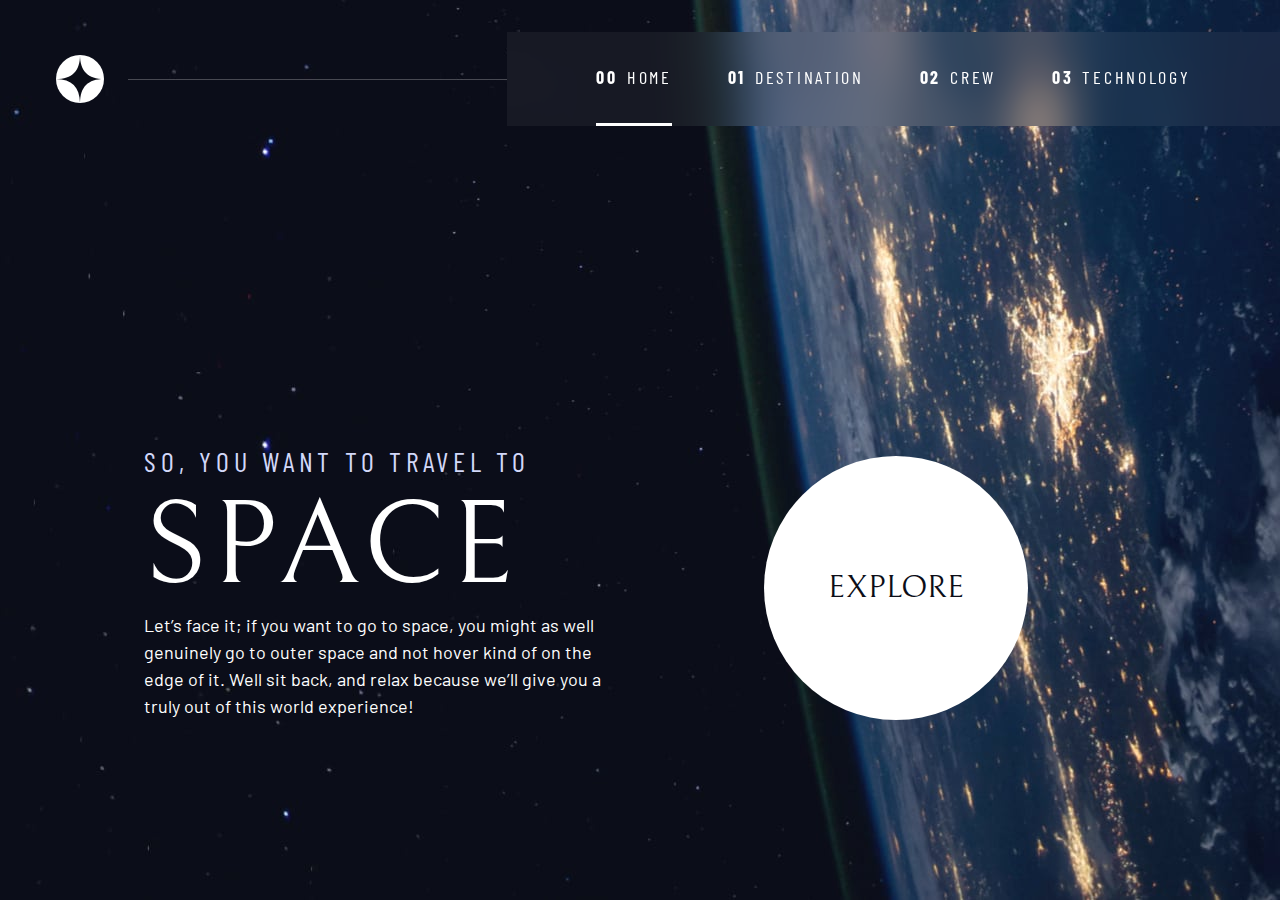
<file: index.html>
<!DOCTYPE html>
<html lang="en">
  <head>
    <meta charset="UTF-8" />
    <meta name="viewport" content="width=device-width, initial-scale=1.0" />

    <link
      rel="icon"
      type="image/png"
      sizes="32x32"
      href="./assets/favicon-32x32.png"
    />
    <!-- Google fonts -->
    <link rel="preconnect" href="https://fonts.googleapis.com" />
    <link rel="preconnect" href="https://fonts.gstatic.com" crossorigin />
    <link
      href="https://fonts.googleapis.com/css2?family=Barlow+Condensed:wght@400;700&family=Bellefair&family=Barlow:wght@400;700&display=swap"
      rel="stylesheet"
    />
    <!-- Custom CSS -->
    <link rel="stylesheet" href="index.css" />
    <!-- Custom CSS -->
    <script src="navigation.js" defer></script>

    <title>Frontend Mentor | Space tourism website</title>
  </head>
  <body class="home">
    <a class="skip-to-content" href="#main">Skip to content</a>
    <!-- navigation -->
    <header class="primary-header flex">
      <div>
        <img
          src="./assets/shared/logo.svg"
          alt="space tourism logo"
          class="logo"
        />
      </div>
      <button class="mobile-nav-toggle" aria-controls="primary-navigation">
        <span class="sr-only" aria-expanded="false">Menu</span>
      </button>
      <nav>
        <ul
          id="primary-navigation"
          data-visible="false"
          class="primary-navigation underline-indicators flex"
        >
          <li class="active">
            <a
              class="uppercase ff-sans-cond text-white letter-spacing-2"
              href="index.html"
            >
              <span aria-hidden="true">00</span>Home
            </a>
          </li>
          <li>
            <a
              class="uppercase ff-sans-cond text-white letter-spacing-2"
              href="destination.html"
            >
              <span aria-hidden="true">01</span>Destination
            </a>
          </li>
          <li>
            <a
              class="uppercase ff-sans-cond text-white letter-spacing-2"
              href="crew.html"
            >
              <span aria-hidden="true">02</span>Crew
            </a>
          </li>
          <li>
            <a
              class="uppercase ff-sans-cond text-white letter-spacing-2"
              href="technology.html"
            >
              <span aria-hidden="true">03</span>Technology
            </a>
          </li>
        </ul>
      </nav>
    </header>

    <main id="main" class="grid-container grid-container--home">
      <div>
        <h1 class="fs-500 uppercase ff-sans-cond text-accent letter-spacing-1">
          So, you want to travel to
          <span class="d-block fs-900 ff-serif text-white">Space</span>
        </h1>
        <p>
          Let’s face it; if you want to go to space, you might as well genuinely
          go to outer space and not hover kind of on the edge of it. Well sit
          back, and relax because we’ll give you a truly out of this world
          experience!
        </p>
      </div>
      <div>
        <a
          href="/destination.html"
          class="large-button uppercase ff-serif text-dark bg-white"
        >
          Explore
        </a>
      </div>
    </main>
  </body>
</html>
</file>
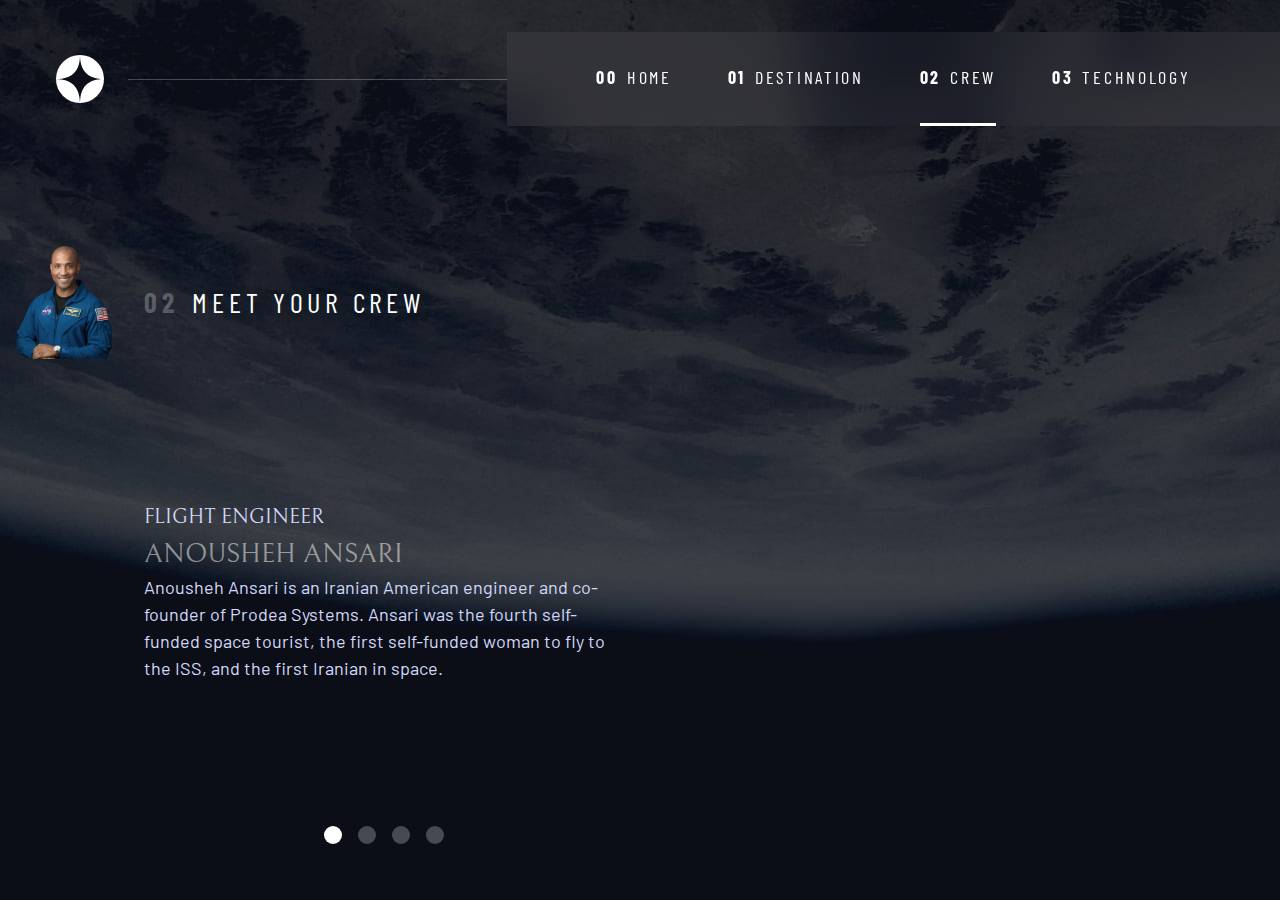
<file: crew-engineer.html>
<!DOCTYPE html>
<html lang="en">
  <head>
    <meta charset="UTF-8" />
    <meta name="viewport" content="width=device-width, initial-scale=1.0" />

    <link
      rel="icon"
      type="image/png"
      sizes="32x32"
      href="./assets/favicon-32x32.png"
    />
    <!-- Google fonts -->
    <link rel="preconnect" href="https://fonts.googleapis.com" />
    <link rel="preconnect" href="https://fonts.gstatic.com" crossorigin />
    <link
      href="https://fonts.googleapis.com/css2?family=Barlow+Condensed:wght@400;700&family=Bellefair&family=Barlow:wght@400;700&display=swap"
      rel="stylesheet"
    />
    <!-- Custom CSS -->
    <link rel="stylesheet" href="index.css" />
    <!-- Custom CSS -->
    <script src="index.js" defer></script>

    <title>Frontend Mentor | Space tourism website</title>
  </head>
  <body class="crew">
    <a class="skip-to-content" href="#main">Skip to content</a>
    <!-- navigation -->
    <header class="primary-header flex">
      <div>
        <img
          src="./assets/shared/logo.svg"
          alt="space tourism logo"
          class="logo"
        />
      </div>
      <button class="mobile-nav-toggle" aria-controls="primary-navigation">
        <span class="sr-only" aria-expanded="false">Menu</span>
      </button>
      <nav>
        <ul
          id="primary-navigation"
          data-visible="false"
          class="primary-navigation underline-indicators flex"
        >
          <li>
            <a
              class="uppercase ff-sans-cond text-white letter-spacing-2"
              href="index.html"
            >
              <span aria-hidden="true">00</span>Home
            </a>
          </li>
          <li>
            <a
              class="uppercase ff-sans-cond text-white letter-spacing-2"
              href="destination.html"
            >
              <span aria-hidden="true">01</span>Destination
            </a>
          </li>
          <li class="active">
            <a
              class="uppercase ff-sans-cond text-white letter-spacing-2"
              href="crew.html"
            >
              <span aria-hidden="true">02</span>Crew
            </a>
          </li>
          <li>
            <a
              class="uppercase ff-sans-cond text-white letter-spacing-2"
              href="technology.html"
            >
              <span aria-hidden="true">03</span>Technology
            </a>
          </li>
        </ul>
      </nav>
    </header>

    <main id="main" class="grid-container grid-container--crew flow">
      <h1 class="numbered-title">
        <span aria-hidden="true">02</span>Meet your crew
      </h1>
      <div class="dot-indicators flex">
        <button aria-selected="true">
          <span class="sr-only">The commander</span>
        </button>
        <button aria-selected="false">
          <span class="sr-only">The mission specialist</span>
        </button>
        <button aria-selected="false">
          <span class="sr-only">The pilot</span>
        </button>
        <button aria-selected="false">
          <span class="sr-only">The flight engineer</span>
        </button>
      </div>

      <article class="crew-details">
        <h3 class="ff-serif text-accent uppercase">Flight Engineer</h3>
        <h2 class="ff-serif uppercase">Anousheh Ansari</h2>
        <p class="text-accent">
          Anousheh Ansari is an Iranian American engineer and co-founder of
          Prodea Systems. Ansari was the fourth self-funded space tourist, the
          first self-funded woman to fly to the ISS, and the first Iranian in
          space.
        </p>
      </article>

      <img src="./assets/crew/image-victor-glover.png" alt="victor glover" />
    </main>
  </body>
</html>
</file>
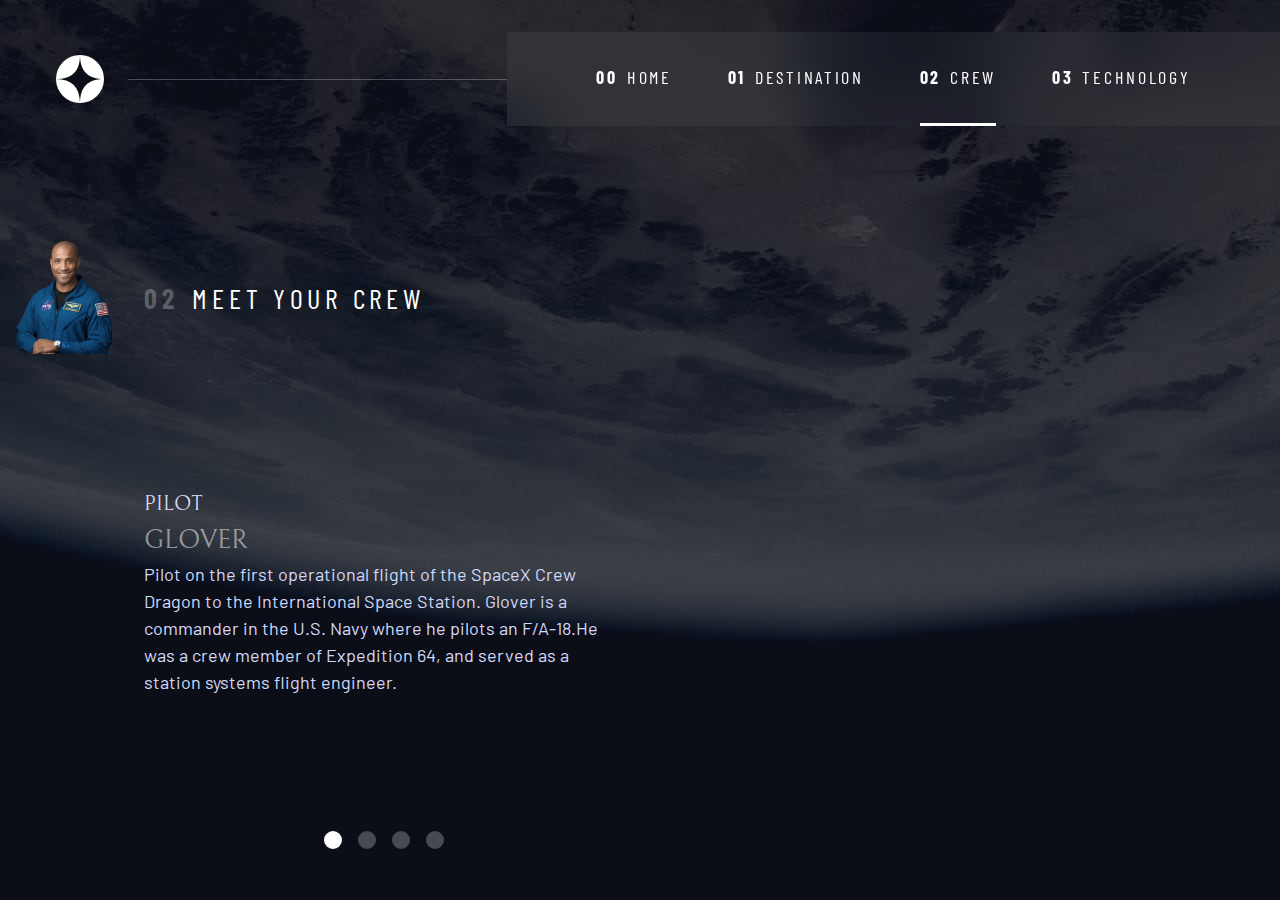
<file: crew-pilot.html>
<!DOCTYPE html>
<html lang="en">
  <head>
    <meta charset="UTF-8" />
    <meta name="viewport" content="width=device-width, initial-scale=1.0" />

    <link
      rel="icon"
      type="image/png"
      sizes="32x32"
      href="./assets/favicon-32x32.png"
    />
    <!-- Google fonts -->
    <link rel="preconnect" href="https://fonts.googleapis.com" />
    <link rel="preconnect" href="https://fonts.gstatic.com" crossorigin />
    <link
      href="https://fonts.googleapis.com/css2?family=Barlow+Condensed:wght@400;700&family=Bellefair&family=Barlow:wght@400;700&display=swap"
      rel="stylesheet"
    />
    <!-- Custom CSS -->
    <link rel="stylesheet" href="index.css" />
    <!-- Custom CSS -->
    <script src="index.js" defer></script>

    <title>Frontend Mentor | Space tourism website</title>
  </head>
  <body class="crew">
    <a class="skip-to-content" href="#main">Skip to content</a>
    <!-- navigation -->
    <header class="primary-header flex">
      <div>
        <img
          src="./assets/shared/logo.svg"
          alt="space tourism logo"
          class="logo"
        />
      </div>
      <button class="mobile-nav-toggle" aria-controls="primary-navigation">
        <span class="sr-only" aria-expanded="false">Menu</span>
      </button>
      <nav>
        <ul
          id="primary-navigation"
          data-visible="false"
          class="primary-navigation underline-indicators flex"
        >
          <li>
            <a
              class="uppercase ff-sans-cond text-white letter-spacing-2"
              href="index.html"
            >
              <span aria-hidden="true">00</span>Home
            </a>
          </li>
          <li>
            <a
              class="uppercase ff-sans-cond text-white letter-spacing-2"
              href="destination.html"
            >
              <span aria-hidden="true">01</span>Destination
            </a>
          </li>
          <li class="active">
            <a
              class="uppercase ff-sans-cond text-white letter-spacing-2"
              href="crew.html"
            >
              <span aria-hidden="true">02</span>Crew
            </a>
          </li>
          <li>
            <a
              class="uppercase ff-sans-cond text-white letter-spacing-2"
              href="technology.html"
            >
              <span aria-hidden="true">03</span>Technology
            </a>
          </li>
        </ul>
      </nav>
    </header>

    <main id="main" class="grid-container grid-container--crew flow">
      <h1 class="numbered-title">
        <span aria-hidden="true">02</span>Meet your crew
      </h1>
      <div class="dot-indicators flex">
        <button aria-selected="true">
          <span class="sr-only">The commander</span>
        </button>
        <button aria-selected="false">
          <span class="sr-only">The mission specialist</span>
        </button>
        <button aria-selected="false">
          <span class="sr-only">The pilot</span>
        </button>
        <button aria-selected="false">
          <span class="sr-only">The flight engineer</span>
        </button>
      </div>

      <article class="crew-details">
        <h3 class="ff-serif text-accent uppercase">Pilot</h3>
        <h2 class="ff-serif uppercase">Glover</h2>
        <p class="text-accent">
          Pilot on the first operational flight of the SpaceX Crew Dragon to the
          International Space Station. Glover is a commander in the U.S. Navy
          where he pilots an F/A-18.He was a crew member of Expedition 64, and
          served as a station systems flight engineer.
        </p>
      </article>

      <img src="./assets/crew/image-victor-glover.png" alt="victor glover" />
    </main>
  </body>
</html>
</file>
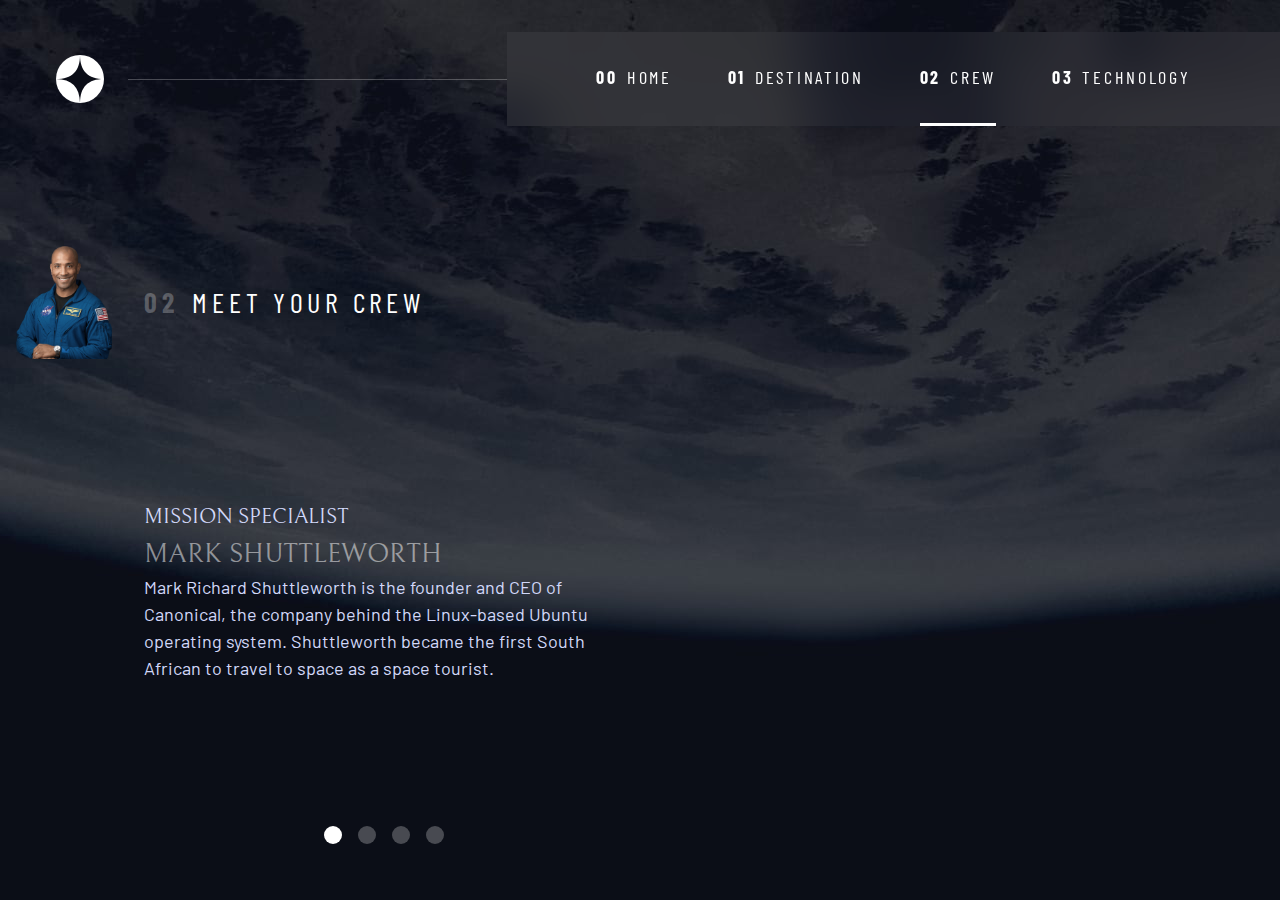
<file: crew-specialist.html>
<!DOCTYPE html>
<html lang="en">
  <head>
    <meta charset="UTF-8" />
    <meta name="viewport" content="width=device-width, initial-scale=1.0" />

    <link
      rel="icon"
      type="image/png"
      sizes="32x32"
      href="./assets/favicon-32x32.png"
    />
    <!-- Google fonts -->
    <link rel="preconnect" href="https://fonts.googleapis.com" />
    <link rel="preconnect" href="https://fonts.gstatic.com" crossorigin />
    <link
      href="https://fonts.googleapis.com/css2?family=Barlow+Condensed:wght@400;700&family=Bellefair&family=Barlow:wght@400;700&display=swap"
      rel="stylesheet"
    />
    <!-- Custom CSS -->
    <link rel="stylesheet" href="index.css" />
    <!-- Custom CSS -->
    <script src="index.js" defer></script>

    <title>Frontend Mentor | Space tourism website</title>
  </head>
  <body class="crew">
    <a class="skip-to-content" href="#main">Skip to content</a>
    <!-- navigation -->
    <header class="primary-header flex">
      <div>
        <img
          src="./assets/shared/logo.svg"
          alt="space tourism logo"
          class="logo"
        />
      </div>
      <button class="mobile-nav-toggle" aria-controls="primary-navigation">
        <span class="sr-only" aria-expanded="false">Menu</span>
      </button>
      <nav>
        <ul
          id="primary-navigation"
          data-visible="false"
          class="primary-navigation underline-indicators flex"
        >
          <li>
            <a
              class="uppercase ff-sans-cond text-white letter-spacing-2"
              href="index.html"
            >
              <span aria-hidden="true">00</span>Home
            </a>
          </li>
          <li>
            <a
              class="uppercase ff-sans-cond text-white letter-spacing-2"
              href="destination.html"
            >
              <span aria-hidden="true">01</span>Destination
            </a>
          </li>
          <li class="active">
            <a
              class="uppercase ff-sans-cond text-white letter-spacing-2"
              href="crew.html"
            >
              <span aria-hidden="true">02</span>Crew
            </a>
          </li>
          <li>
            <a
              class="uppercase ff-sans-cond text-white letter-spacing-2"
              href="technology.html"
            >
              <span aria-hidden="true">03</span>Technology
            </a>
          </li>
        </ul>
      </nav>
    </header>

    <main id="main" class="grid-container grid-container--crew flow">
      <h1 class="numbered-title">
        <span aria-hidden="true">02</span>Meet your crew
      </h1>
      <div class="dot-indicators flex">
        <button aria-selected="true">
          <span class="sr-only">The commander</span>
        </button>
        <button aria-selected="false">
          <span class="sr-only">The mission specialist</span>
        </button>
        <button aria-selected="false">
          <span class="sr-only">The pilot</span>
        </button>
        <button aria-selected="false">
          <span class="sr-only">The flight engineer</span>
        </button>
      </div>

      <article class="crew-details">
        <h3 class="ff-serif text-accent uppercase">Mission Specialist</h3>
        <h2 class="ff-serif uppercase">Mark Shuttleworth</h2>
        <p class="text-accent">
          Mark Richard Shuttleworth is the founder and CEO of Canonical, the
          company behind the Linux-based Ubuntu operating system. Shuttleworth
          became the first South African to travel to space as a space tourist.
        </p>
      </article>

      <img src="./assets/crew/image-victor-glover.png" alt="victor glover" />
    </main>
  </body>
</html>
</file>
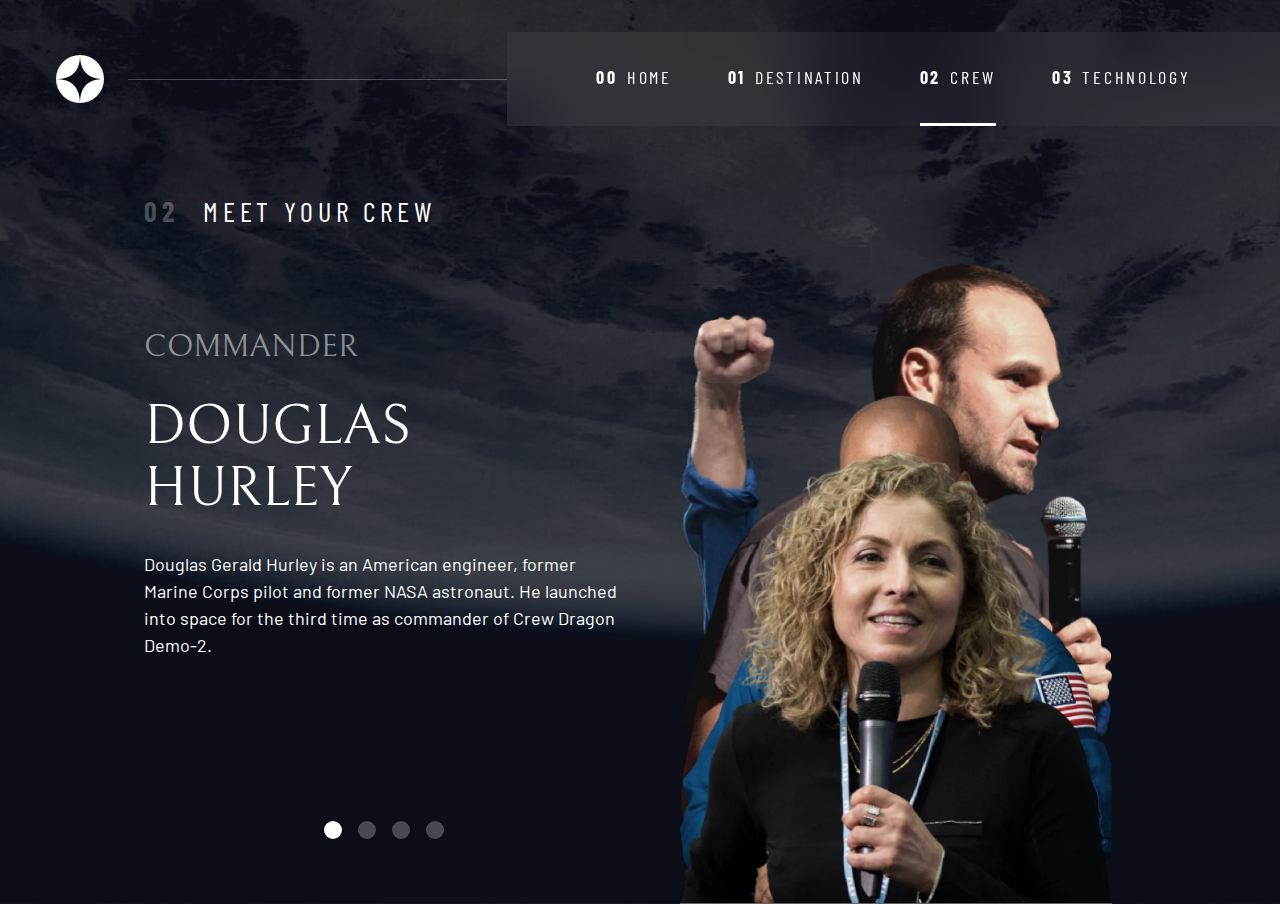
<file: crew.html>
<!DOCTYPE html>
<html lang="en">
  <head>
    <meta charset="UTF-8" />
    <meta name="viewport" content="width=device-width, initial-scale=1.0" />

    <link
      rel="icon"
      type="image/png"
      sizes="32x32"
      href="./assets/favicon-32x32.png"
    />
    <!-- Google fonts -->
    <link rel="preconnect" href="https://fonts.googleapis.com" />
    <link rel="preconnect" href="https://fonts.gstatic.com" crossorigin />
    <link
      href="https://fonts.googleapis.com/css2?family=Barlow+Condensed:wght@400;700&family=Bellefair&family=Barlow:wght@400;700&display=swap"
      rel="stylesheet"
    />

    <!-- Our custom CSS -->
    <link rel="stylesheet" href="index.css" />
    <title>Frontend Mentor | Space tourism website</title>
    <script src="navigation.js" defer></script>
    <script src="tabs.js" defer></script>
  </head>

  <body class="crew">
    <a class="skip-to-content" href="#main">Skip to content</a>
    <header class="primary-header flex">
      <div>
        <img
          src="./assets/shared/logo.svg"
          alt="space tourism logo"
          class="logo"
        />
      </div>
      <button class="mobile-nav-toggle" aria-controls="primary-navigation">
        <span class="sr-only" aria-expanded="false">Menu</span>
      </button>
      <nav>
        <ul
          id="primary-navigation"
          data-visible="false"
          class="primary-navigation underline-indicators flex"
        >
          <li>
            <a
              class="ff-sans-cond uppercase text-white letter-spacing-2"
              href="index.html"
              ><span aria-hidden="true">00</span>Home</a
            >
          </li>
          <li>
            <a
              class="ff-sans-cond uppercase text-white letter-spacing-2"
              href="destination.html"
              ><span aria-hidden="true">01</span>Destination</a
            >
          </li>
          <li class="active">
            <a
              class="ff-sans-cond uppercase text-white letter-spacing-2"
              href="crew.html"
              ><span aria-hidden="true">02</span>Crew</a
            >
          </li>
          <li>
            <a
              class="ff-sans-cond uppercase text-white letter-spacing-2"
              href="technology.html"
              ><span aria-hidden="true">03</span>Technology</a
            >
          </li>
        </ul>
      </nav>
    </header>

    <main id="main" class="grid-container grid-container--crew flow">
      <h1 class="numbered-title">
        <span aria-hidden="true">02</span> Meet your crew
      </h1>

      <div
        class="dot-indicators flex"
        role="tablist"
        aria-label="crew member list"
      >
        <button
          aria-selected="true"
          aria-controls="commander-tab"
          role="tab"
          data-image="commander-image"
          tabindex="0"
        >
          <span class="sr-only">The commander</span>
        </button>
        <button
          aria-selected="false"
          aria-controls="mission-tab"
          role="tab"
          data-image="mission-image"
          tabindex="-1"
        >
          <span class="sr-only">The mission specialist</span>
        </button>
        <button
          aria-selected="false"
          aria-controls="pilot-tab"
          role="tab"
          data-image="pilot-image"
          tabindex="-1"
        >
          <span class="sr-only">The pilot</span>
        </button>
        <button
          aria-selected="false"
          aria-controls="crew-tab"
          role="tab"
          data-image="crew-image"
          tabindex="-1"
        >
          <span class="sr-only">The crew engineer</span>
        </button>
      </div>

      <!-- commander -->
      <article
        class="crew-details flow"
        id="commander-tab"
        role="tabpanel"
        tabindex="0"
      >
        <header class="flow flow--space-small">
          <h2 class="fs-600 ff-serif uppercase">Commander</h2>
          <p class="fs-700 uppercase ff-serif">Douglas Hurley</p>
        </header>
        <p>
          Douglas Gerald Hurley is an American engineer, former Marine Corps
          pilot and former NASA astronaut. He launched into space for the third
          time as commander of Crew Dragon Demo-2.
        </p>
      </article>

      <!-- mission specialist -->
      <article
        hidden
        class="crew-details flow"
        id="mission-tab"
        role="tabpanel"
        tabindex="0"
      >
        <header class="flow flow--space-small">
          <h2 class="fs-600 ff-serif uppercase">Mission Specialist</h2>
          <p class="fs-700 uppercase ff-serif">Mark SHuttleworth</p>
        </header>
        <p>
          Mark Richard Shuttleworth is the founder and CEO of Canonical, the
          company behind the Linux-based Ubuntu operating system. Shuttleworth
          became the first South African to travel to space as a space tourist.
        </p>
      </article>

      <!-- pilot -->
      <article
        hidden
        class="crew-details flow"
        id="pilot-tab"
        role="tabpanel"
        tabindex="0"
      >
        <header class="flow flow--space-small">
          <h2 class="fs-600 ff-serif uppercase">Pilot</h2>
          <p class="fs-700 uppercase ff-serif">Victor Glover</p>
        </header>
        <p>
          Pilot on the first operational flight of the SpaceX Crew Dragon to the
          International Space Station. Glover is a commander in the U.S. Navy
          where he pilots an F/A-18.He was a crew member of Expedition 64, and
          served as a station systems flight engineer.
        </p>
      </article>

      <!-- engineer -->
      <article
        hidden
        class="crew-details flow"
        id="crew-tab"
        role="tabpanel"
        tabindex="0"
      >
        <header class="flow flow--space-small">
          <h2 class="fs-600 ff-serif uppercase">Flight Engineer</h2>
          <p class="fs-700 uppercase ff-serif">Anousheh Ansari</p>
        </header>
        <p>
          Anousheh Ansari is an Iranian American engineer and co-founder of
          Prodea Systems. Ansari was the fourth self-funded space tourist, the
          first self-funded woman to fly to the ISS, and the first Iranian in
          space.
        </p>
      </article>

      <picture id="commander-image">
        <source
          srcset="assets/crew/image-douglas-hurley.webp"
          type="image/webp"
        />
        <img src="assets/crew/image-douglas-hurley.png" alt="Douglas Hurley" />
      </picture>
      <picture hidden id="mission-image">
        <source
          srcset="assets/crew/image-mark-shuttleworth.webp"
          type="image/webp"
        />
        <img
          src="assets/crew/image-mark-shuttleworth.png"
          alt="Douglas Hurley"
        />
      </picture>
      <picture hidden id="pilot-image">
        <source
          srcset="assets/crew/image-victor-glover.webp"
          type="image/webp"
        />
        <img src="assets/crew/image-victor-glover.png" alt="Douglas Hurley" />
      </picture>
      <picture hidden id="crew-image">
        <source
          srcset="assets/crew/image-anousheh-ansari.webp"
          type="image/webp"
        />
        <img src="assets/crew/image-anousheh-ansari.png" alt="Douglas Hurley" />
      </picture>
    </main>
  </body>
</html>
</file>
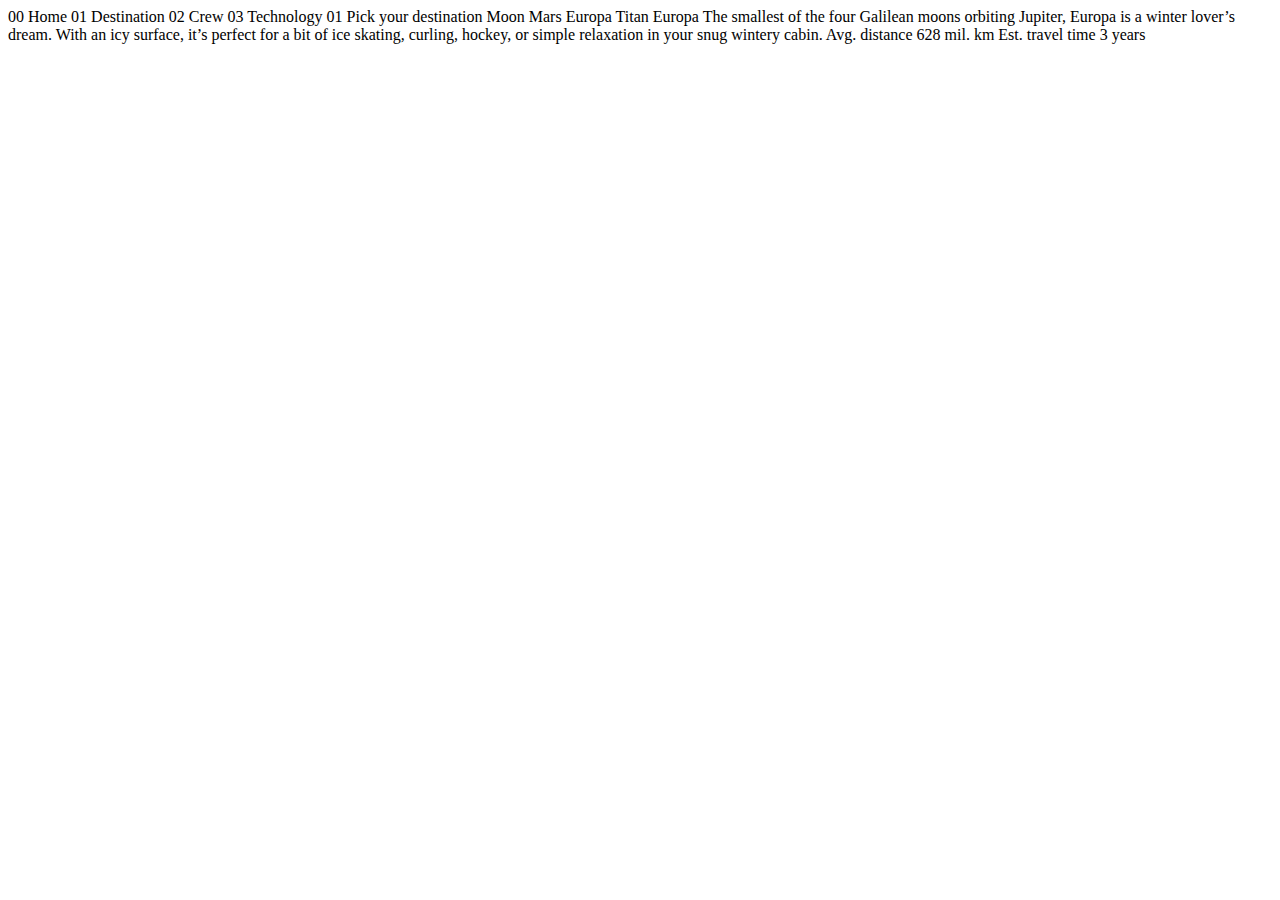
<file: destination-europa.html>
<!DOCTYPE html>
<html lang="en">
<head>
  <meta charset="UTF-8">
  <meta name="viewport" content="width=device-width, initial-scale=1.0">

  <link rel="icon" type="image/png" sizes="32x32" href="./assets/favicon-32x32.png">
  
  <title>Frontend Mentor | Space tourism website</title>
</head>
<body>

  00 Home
  01 Destination
  02 Crew
  03 Technology

  01 Pick your destination

  Moon
  Mars
  Europa
  Titan

  Europa

  The smallest of the four Galilean moons orbiting Jupiter, Europa is a 
  winter lover’s dream. With an icy surface, it’s perfect for a bit of 
  ice skating, curling, hockey, or simple relaxation in your snug 
  wintery cabin.

  Avg. distance
  628 mil. km

  Est. travel time
  3 years
</body>
</html>
</file>
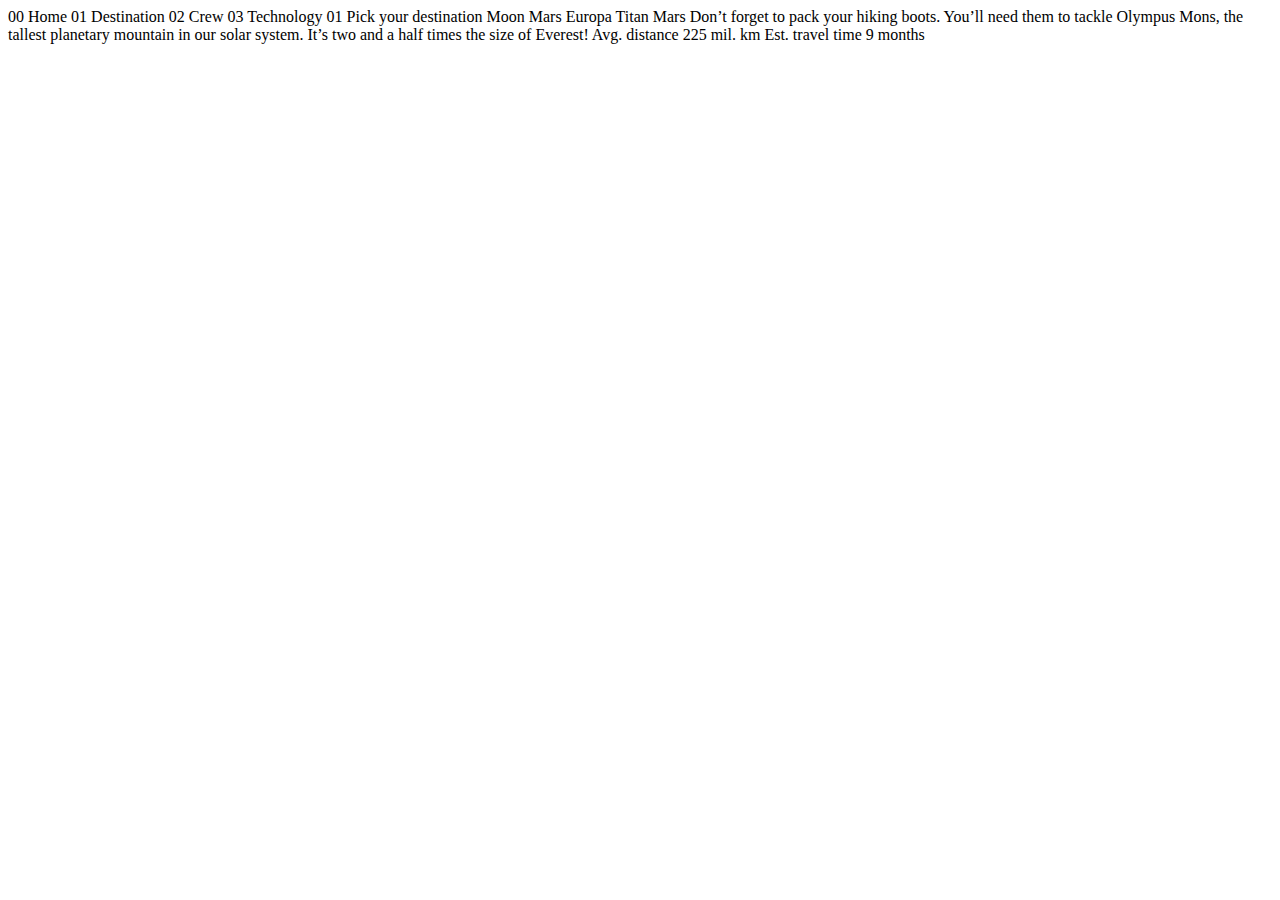
<file: destination-mars.html>
<!DOCTYPE html>
<html lang="en">
<head>
  <meta charset="UTF-8">
  <meta name="viewport" content="width=device-width, initial-scale=1.0">

  <link rel="icon" type="image/png" sizes="32x32" href="./assets/favicon-32x32.png">
  
  <title>Frontend Mentor | Space tourism website</title>
</head>
<body>

  00 Home
  01 Destination
  02 Crew
  03 Technology

  01 Pick your destination

  Moon
  Mars
  Europa
  Titan

  Mars

  Don’t forget to pack your hiking boots. You’ll need them to tackle Olympus Mons, 
  the tallest planetary mountain in our solar system. It’s two and a half times 
  the size of Everest!

  Avg. distance
  225 mil. km

  Est. travel time
  9 months
</body>
</html>
</file>
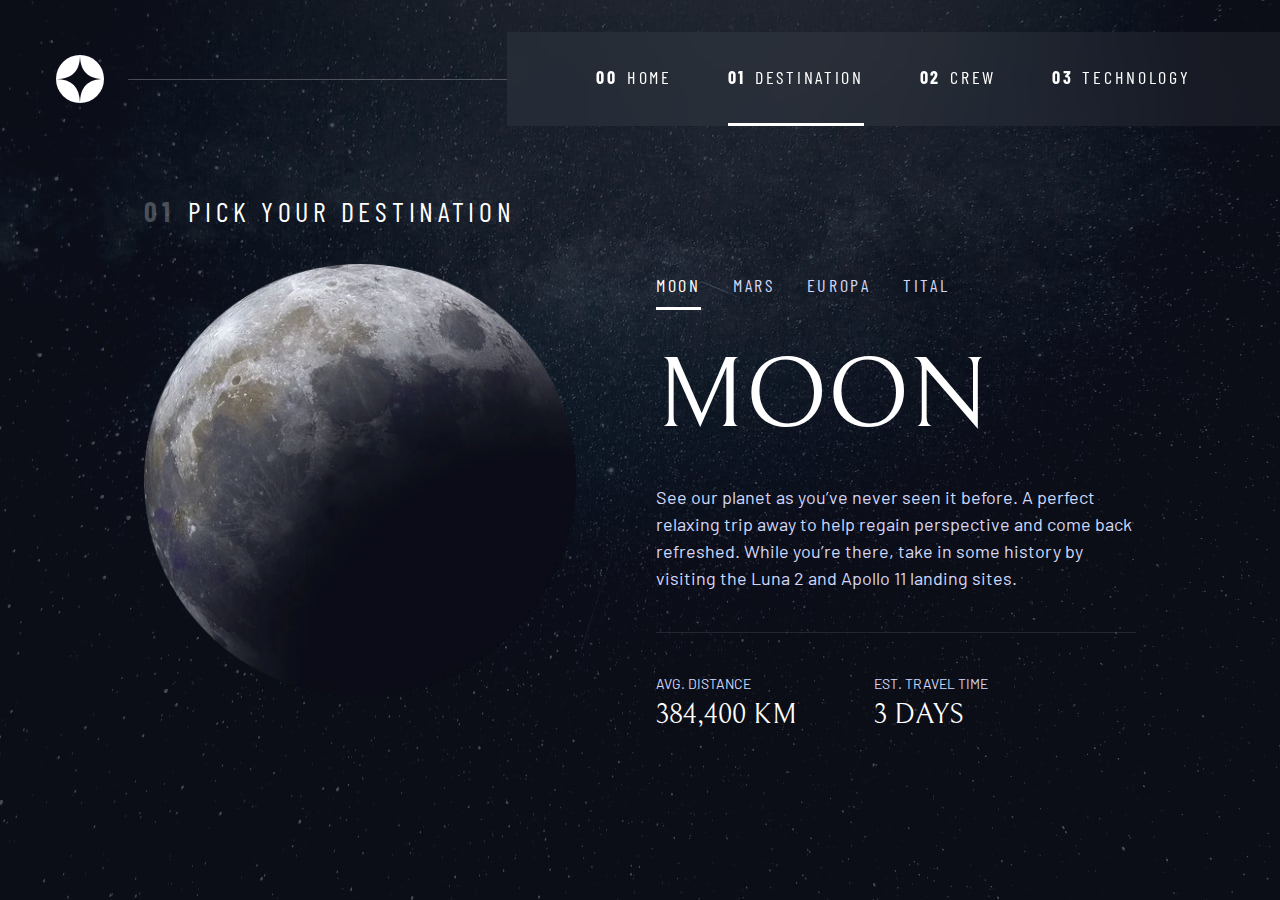
<file: destination-moon.html>
<!DOCTYPE html>
<html lang="en">
  <head>
    <meta charset="UTF-8" />
    <meta name="viewport" content="width=device-width, initial-scale=1.0" />

    <link
      rel="icon"
      type="image/png"
      sizes="32x32"
      href="./assets/favicon-32x32.png"
    />
    <!-- Google fonts -->
    <link rel="preconnect" href="https://fonts.googleapis.com" />
    <link rel="preconnect" href="https://fonts.gstatic.com" crossorigin />
    <link
      href="https://fonts.googleapis.com/css2?family=Barlow+Condensed:wght@400;700&family=Bellefair&family=Barlow:wght@400;700&display=swap"
      rel="stylesheet"
    />
    <!-- Custom CSS -->
    <link rel="stylesheet" href="index.css" />
    <!-- Custom CSS -->
    <script src="index.js" defer></script>

    <title>Frontend Mentor | Space tourism website</title>
  </head>
  <body class="destination">
    <a class="skip-to-content" href="#main">Skip to content</a>
    <!-- navigation -->
    <header class="primary-header flex">
      <div>
        <img
          src="./assets/shared/logo.svg"
          alt="space tourism logo"
          class="logo"
        />
      </div>
      <button class="mobile-nav-toggle" aria-controls="primary-navigation">
        <span class="sr-only" aria-expanded="false">Menu</span>
      </button>
      <nav>
        <ul
          id="primary-navigation"
          data-visible="false"
          class="primary-navigation underline-indicators flex"
        >
          <li>
            <a
              class="uppercase ff-sans-cond text-white letter-spacing-2"
              href="index.html"
            >
              <span aria-hidden="true">00</span>Home
            </a>
          </li>
          <li class="active">
            <a
              class="uppercase ff-sans-cond text-white letter-spacing-2"
              href="destination.html"
            >
              <span aria-hidden="true">01</span>Destination
            </a>
          </li>
          <li>
            <a
              class="uppercase ff-sans-cond text-white letter-spacing-2"
              href="crew.html"
            >
              <span aria-hidden="true">02</span>Crew
            </a>
          </li>
          <li>
            <a
              class="uppercase ff-sans-cond text-white letter-spacing-2"
              href="technology.html"
            >
              <span aria-hidden="true">03</span>Technology
            </a>
          </li>
        </ul>
      </nav>
    </header>

    <main id="main" class="grid-container grid-container--destination flow">
      <h1 class="numbered-title">
        <span aria-hidden="true">01</span>Pick your destination
      </h1>
      <picture>
        <source
          srcset="./assets/destination/image-moon.webp"
          type="image/webp"
        />
        <img src="./assets/destination/image-moon.png" alt="the moon" />
      </picture>
      <div class="tab-list underline-indicators flex">
        <button
          aria-selected="true"
          class="uppercase ff-sans-cond text-accent letter-spacing-2"
        >
          Moon
        </button>
        <button
          aria-selected="false"
          class="uppercase ff-sans-cond text-accent letter-spacing-2"
        >
          Mars
        </button>
        <button
          aria-selected="false"
          class="uppercase ff-sans-cond text-accent letter-spacing-2"
        >
          Europa
        </button>
        <button
          aria-selected="false"
          class="uppercase ff-sans-cond text-accent letter-spacing-2"
        >
          Tital
        </button>
      </div>

      <article class="destination-info flow">
        <h2 class="fs-800 ff-serif uppercase">Moon</h2>
        <p class="text-accent">
          See our planet as you’ve never seen it before. A perfect relaxing trip
          away to help regain perspective and come back refreshed. While you’re
          there, take in some history by visiting the Luna 2 and Apollo 11
          landing sites.
        </p>
        <div class="destination-meta flex">
          <div>
            <h3 class="fs-200 uppercase text-accent">Avg. distance</h3>
            <p class="uppercase ff-serif">384,400 km</p>
          </div>
          <div>
            <h3 class="fs-200 uppercase text-accent">Est. travel time</h3>
            <p class="uppercase ff-serif">3 days</p>
          </div>
        </div>
      </article>
    </main>
  </body>
</html>
</file>
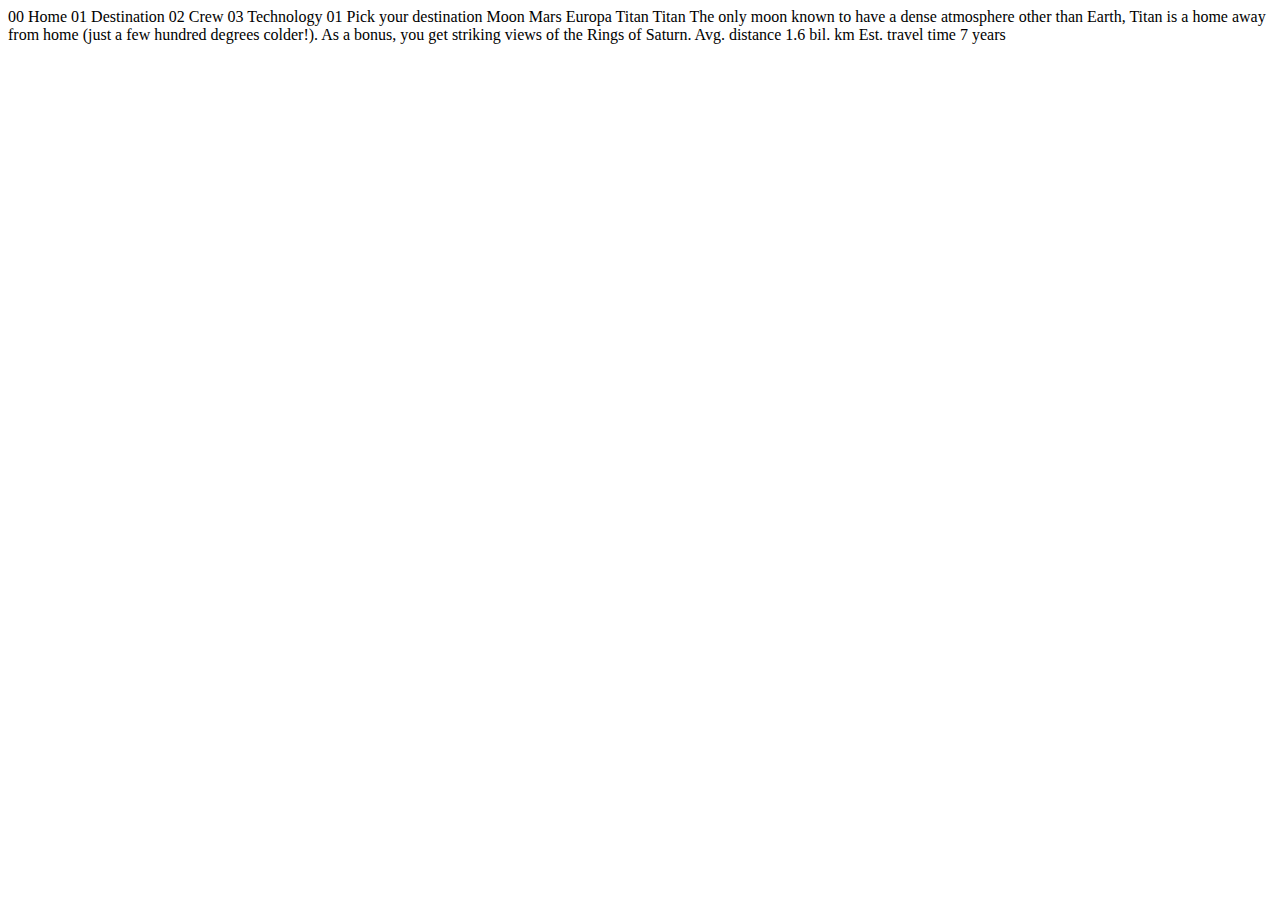
<file: destination-titan.html>
<!DOCTYPE html>
<html lang="en">
<head>
  <meta charset="UTF-8">
  <meta name="viewport" content="width=device-width, initial-scale=1.0">

  <link rel="icon" type="image/png" sizes="32x32" href="./assets/favicon-32x32.png">
  
  <title>Frontend Mentor | Space tourism website</title>
</head>
<body>

  00 Home
  01 Destination
  02 Crew
  03 Technology

  01 Pick your destination

  Moon
  Mars
  Europa
  Titan

  Titan

  The only moon known to have a dense atmosphere other than Earth, Titan 
  is a home away from home (just a few hundred degrees colder!). As a 
  bonus, you get striking views of the Rings of Saturn.

  Avg. distance
  1.6 bil. km

  Est. travel time
  7 years
</body>
</html>
</file>
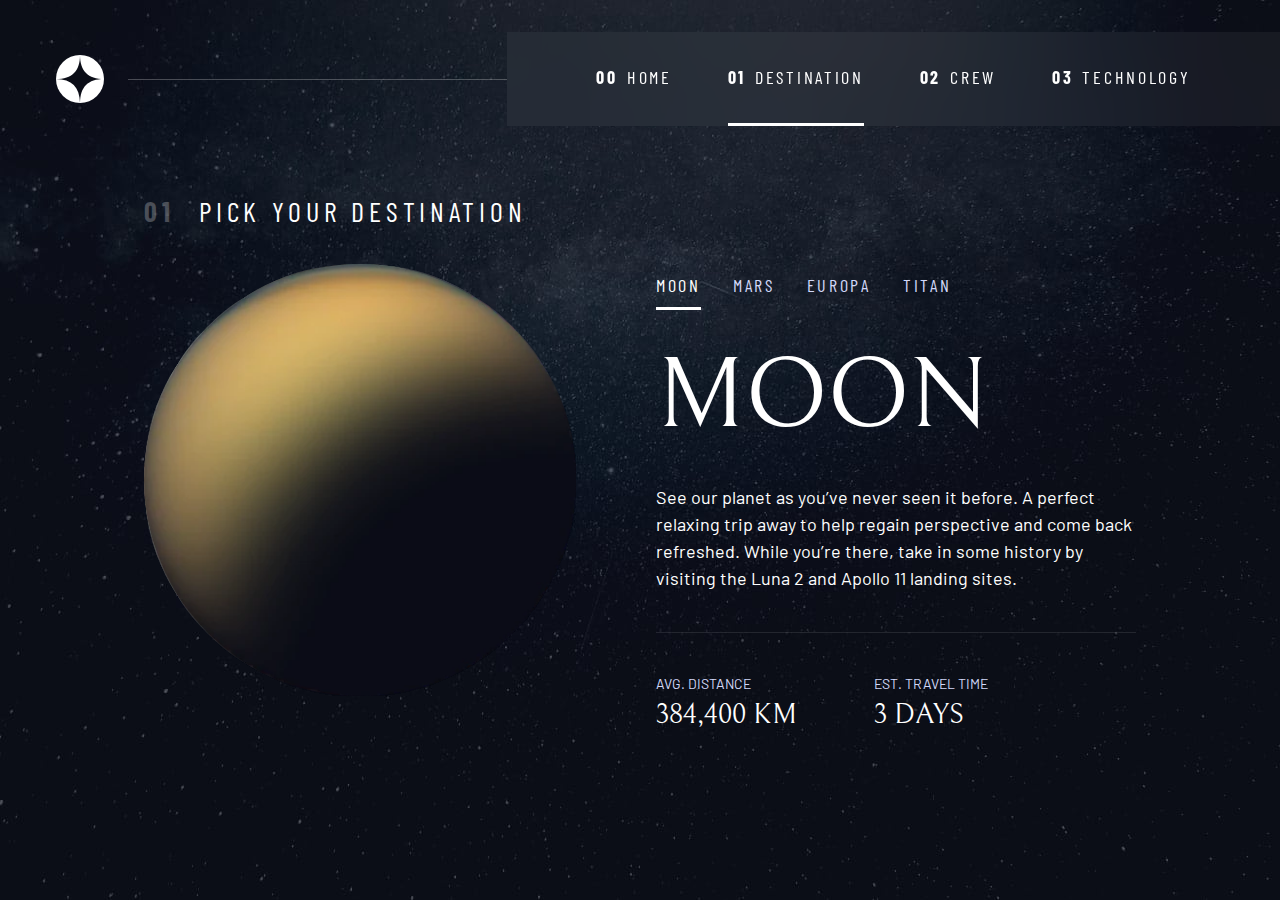
<file: destination.html>
<!DOCTYPE html>
<html lang="en">
  <head>
    <meta charset="UTF-8" />
    <meta name="viewport" content="width=device-width, initial-scale=1.0" />

    <link
      rel="icon"
      type="image/png"
      sizes="32x32"
      href="./assets/favicon-32x32.png"
    />
    <!-- Google fonts -->
    <link rel="preconnect" href="https://fonts.googleapis.com" />
    <link rel="preconnect" href="https://fonts.gstatic.com" crossorigin />
    <link
      href="https://fonts.googleapis.com/css2?family=Barlow+Condensed:wght@400;700&family=Bellefair&family=Barlow:wght@400;700&display=swap"
      rel="stylesheet"
    />

    <!-- Our custom CSS -->
    <link rel="stylesheet" href="index.css" />
    <!-- Custom JS -->
    <script src="navigation.js" defer></script>
    <script src="tabs.js" defer></script>

    <title>Frontend Mentor | Space tourism website</title>
  </head>

  <body class="destination">
    <a class="skip-to-content" href="#main">Skip to content</a>
    <header class="primary-header flex">
      <div>
        <img
          src="./assets/shared/logo.svg"
          alt="space tourism logo"
          class="logo"
        />
      </div>
      <button class="mobile-nav-toggle" aria-controls="primary-navigation">
        <span class="sr-only" aria-expanded="false">Menu</span>
      </button>
      <nav>
        <ul
          id="primary-navigation"
          data-visible="false"
          class="primary-navigation underline-indicators flex"
        >
          <li>
            <a
              class="ff-sans-cond uppercase text-white letter-spacing-2"
              href="index.html"
              ><span aria-hidden="true">00</span>Home</a
            >
          </li>
          <li class="active">
            <a
              class="ff-sans-cond uppercase text-white letter-spacing-2"
              href="destination.html"
              ><span aria-hidden="true">01</span>Destination</a
            >
          </li>
          <li>
            <a
              class="ff-sans-cond uppercase text-white letter-spacing-2"
              href="crew.html"
              ><span aria-hidden="true">02</span>Crew</a
            >
          </li>
          <li>
            <a
              class="ff-sans-cond uppercase text-white letter-spacing-2"
              href="technology.html"
              ><span aria-hidden="true">03</span>Technology</a
            >
          </li>
        </ul>
      </nav>
    </header>

    <main id="main" class="grid-container grid-container--destination flow">
      <h1 class="numbered-title">
        <span aria-hidden="true">01</span> Pick your destination
      </h1>

      <picture id="moon-image">
        <source srcset="assets/destination/image-moon.webp" type="image/webp" />
        <img src="assets/destination/image-moon.png" alt="the moon" />
      </picture>
      <picture hidden id="mars-image">
        <source srcset="assets/destination/image-mars.webp" type="image/webp" />
        <img src="assets/destination/image-mars.png" alt="the planet mars" />
      </picture>
      <picture hidden id="europa-image">
        <source
          srcset="assets/destination/image-europa.webp"
          type="image/webp"
        />
        <img
          src="assets/destination/image-europa.png"
          alt="the planet europa"
        />
      </picture>
      <picture hidden id="titan-image">
        <source
          srcset="assets/destination/image-titan.webp"
          type="image/webp"
        />
        <img src="assets/destination/image-titan.png" alt="the moon titan" />
      </picture>

      <div
        class="tab-list underline-indicators flex"
        role="tablist"
        aria-label="destination list"
      >
        <button
          aria-selected="true"
          role="tab"
          aria-controls="moon-tab"
          class="uppercase ff-sans-cond text-accent letter-spacing-2"
          tabindex="0"
          data-image="moon-image"
        >
          Moon
        </button>
        <button
          aria-selected="false"
          role="tab"
          aria-controls="mars-tab"
          class="uppercase ff-sans-cond text-accent letter-spacing-2"
          tabindex="-1"
          data-image="mars-image"
        >
          Mars
        </button>
        <button
          aria-selected="false"
          role="tab"
          aria-controls="europa-tab"
          class="uppercase ff-sans-cond text-accent letter-spacing-2"
          tabindex="-1"
          data-image="europa-image"
        >
          Europa
        </button>
        <button
          aria-selected="false"
          role="tab"
          aria-controls="titan-tab"
          class="uppercase ff-sans-cond text-accent letter-spacing-2"
          tabindex="-1"
          data-image="titan-image"
        >
          Titan
        </button>
      </div>

      <!-- The moon -->
      <article
        class="destination-info flow"
        id="moon-tab"
        tabindex="0"
        role="tabpanel"
      >
        <h2 class="fs-800 uppercase ff-serif">Moon</h2>

        <p>
          See our planet as you’ve never seen it before. A perfect relaxing trip
          away to help regain perspective and come back refreshed. While you’re
          there, take in some history by visiting the Luna 2 and Apollo 11
          landing sites.
        </p>

        <div class="destination-meta flex">
          <div>
            <h3 class="text-accent fs-200 uppercase">Avg. distance</h3>
            <p class="ff-serif uppercase">384,400 km</p>
          </div>
          <div>
            <h3 class="text-accent fs-200 uppercase">Est. travel time</h3>
            <p class="ff-serif uppercase">3 days</p>
          </div>
        </div>
      </article>

      <!-- Mars -->
      <article
        hidden
        class="destination-info flow"
        id="mars-tab"
        tabindex="0"
        role="tabpanel"
      >
        <h2 class="fs-800 uppercase ff-serif">Mars</h2>

        <p>
          Don’t forget to pack your hiking boots. You’ll need them to tackle
          Olympus Mons, the tallest planetary mountain in our solar system. It’s
          two and a half times the size of Everest!
        </p>

        <div class="destination-meta flex">
          <div>
            <h3 class="text-accent fs-200 uppercase">Avg. distance</h3>
            <p class="ff-serif uppercase">225 mil. km</p>
          </div>
          <div>
            <h3 class="text-accent fs-200 uppercase">Est. travel time</h3>
            <p class="ff-serif uppercase">9 months</p>
          </div>
        </div>
      </article>

      <!-- Europa -->
      <article
        hidden
        class="destination-info flow"
        id="europa-tab"
        tabindex="0"
        role="tabpanel"
      >
        <h2 class="fs-800 uppercase ff-serif">Europa</h2>

        <p>
          The smallest of the four Galilean moons orbiting Jupiter, Europa is a
          winter lover’s dream. With an icy surface, it’s perfect for a bit of
          ice skating, curling, hockey, or simple relaxation in your snug
          wintery cabin.
        </p>
        <div class="destination-meta flex">
          <div>
            <h3 class="text-accent fs-200 uppercase">Avg. distance</h3>
            <p class="ff-serif uppercase">628 mil. km</p>
          </div>
          <div>
            <h3 class="text-accent fs-200 uppercase">Est. travel time</h3>
            <p class="ff-serif uppercase">3 years</p>
          </div>
        </div>
      </article>

      <!-- Titan -->
      <article
        hidden
        class="destination-info flow"
        id="titan-tab"
        tabindex="0"
        role="tabpanel"
      >
        <h2 class="fs-800 uppercase ff-serif">Titan</h2>

        <p>
          The only moon known to have a dense atmosphere other than Earth, Titan
          is a home away from home (just a few hundred degrees colder!). As a
          bonus, you get striking views of the Rings of Saturn.
        </p>

        <div class="destination-meta flex">
          <div>
            <h3 class="text-accent fs-200 uppercase">Avg. distance</h3>
            <p class="ff-serif uppercase">1.6 bil. km</p>
          </div>
          <div>
            <h3 class="text-accent fs-200 uppercase">Est. travel time</h3>
            <p class="ff-serif uppercase">7 years</p>
          </div>
        </div>
      </article>
    </main>
  </body>
</html>
</file>
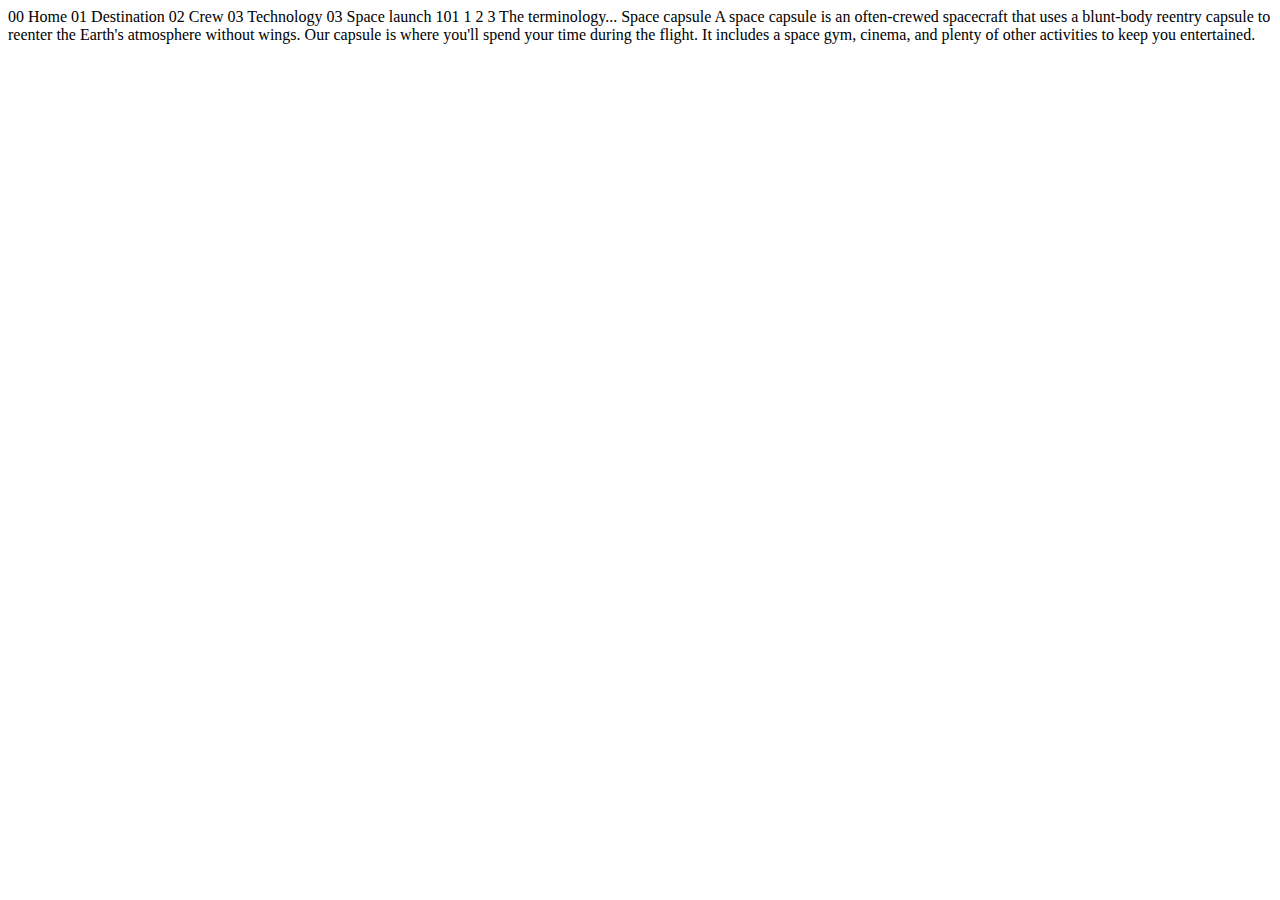
<file: technology-capsule.html>
<!DOCTYPE html>
<html lang="en">
<head>
  <meta charset="UTF-8">
  <meta name="viewport" content="width=device-width, initial-scale=1.0">

  <link rel="icon" type="image/png" sizes="32x32" href="./assets/favicon-32x32.png">
  
  <title>Frontend Mentor | Space tourism website</title>
</head>
<body>

  00 Home
  01 Destination
  02 Crew
  03 Technology

  03 Space launch 101

  1
  2
  3

  The terminology...
  Space capsule

  A space capsule is an often-crewed spacecraft that uses a blunt-body reentry 
  capsule to reenter the Earth's atmosphere without wings. Our capsule is where 
  you'll spend your time during the flight. It includes a space gym, cinema, 
  and plenty of other activities to keep you entertained.
</body>
</html>
</file>
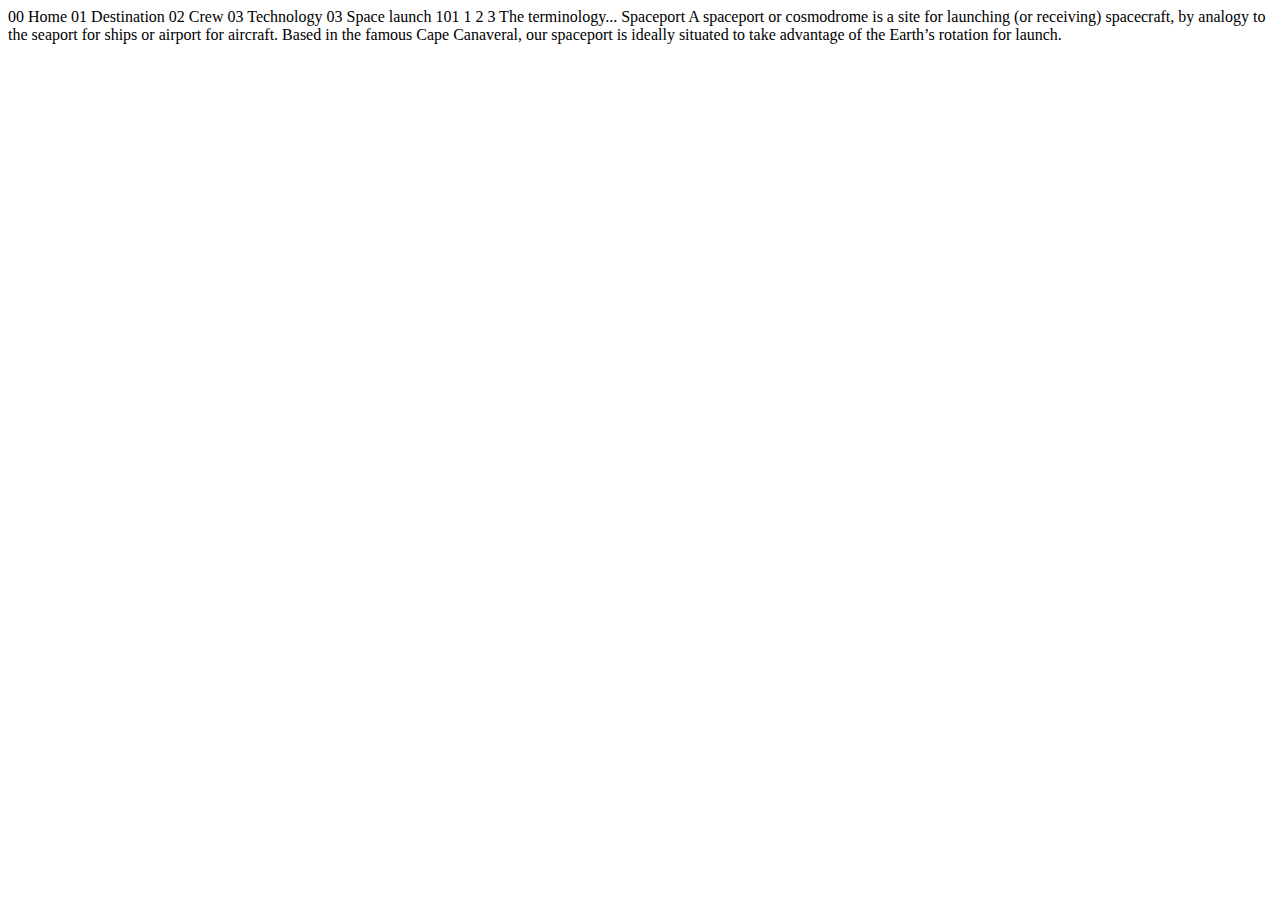
<file: technology-spaceport.html>
<!DOCTYPE html>
<html lang="en">
<head>
  <meta charset="UTF-8">
  <meta name="viewport" content="width=device-width, initial-scale=1.0">

  <link rel="icon" type="image/png" sizes="32x32" href="./assets/favicon-32x32.png">
  
  <title>Frontend Mentor | Space tourism website</title>
</head>
<body>

  00 Home
  01 Destination
  02 Crew
  03 Technology

  03 Space launch 101

  1
  2
  3

  The terminology...
  Spaceport

  A spaceport or cosmodrome is a site for launching (or receiving) spacecraft, 
  by analogy to the seaport for ships or airport for aircraft. Based in the 
  famous Cape Canaveral, our spaceport is ideally situated to take advantage 
  of the Earth’s rotation for launch.
</body>
</html>
</file>
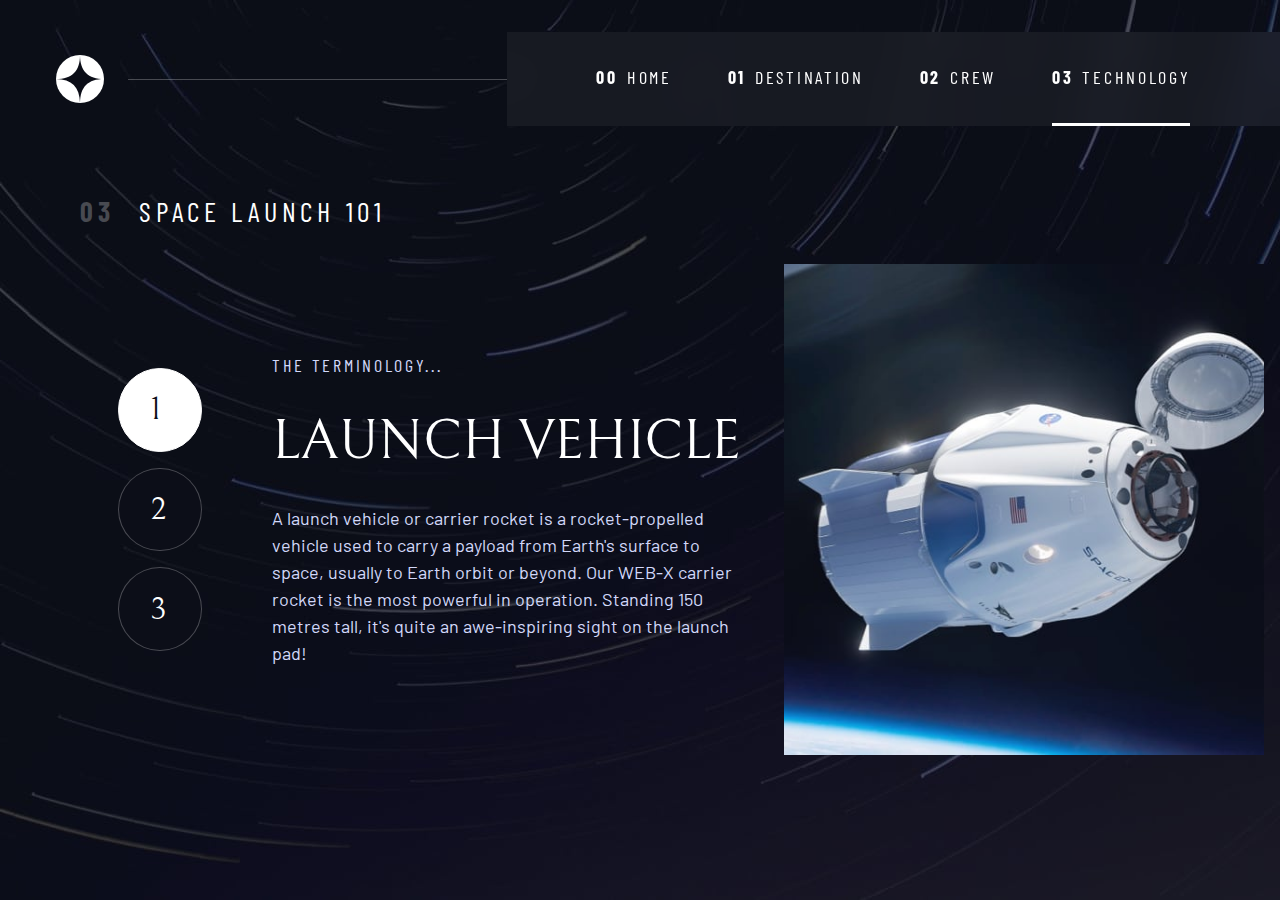
<file: technology.html>
<!DOCTYPE html>
<html lang="en">
  <head>
    <meta charset="UTF-8" />
    <meta name="viewport" content="width=device-width, initial-scale=1.0" />

    <link
      rel="icon"
      type="image/png"
      sizes="32x32"
      href="./assets/favicon-32x32.png"
    />
    <!-- Google fonts -->
    <link rel="preconnect" href="https://fonts.googleapis.com" />
    <link rel="preconnect" href="https://fonts.gstatic.com" crossorigin />
    <link
      href="https://fonts.googleapis.com/css2?family=Barlow+Condensed:wght@400;700&family=Bellefair&family=Barlow:wght@400;700&display=swap"
      rel="stylesheet"
    />
    <!-- Custom CSS -->
    <link rel="stylesheet" href="index.css" />
    <!-- Custom JS -->
    <script src="navigation.js" defer></script>
    <script src="tabs.js" defer></script>

    <title>Frontend Mentor | Space tourism website</title>
  </head>
  <body class="technology">
    <a class="skip-to-content" href="#main">Skip to content</a>
    <!-- navigation -->
    <header class="primary-header flex">
      <div>
        <img
          src="./assets/shared/logo.svg"
          alt="space tourism logo"
          class="logo"
        />
      </div>
      <button class="mobile-nav-toggle" aria-controls="primary-navigation">
        <span class="sr-only" aria-expanded="false">Menu</span>
      </button>
      <nav>
        <ul
          id="primary-navigation"
          data-visible="false"
          class="primary-navigation underline-indicators flex"
        >
          <li>
            <a
              class="uppercase ff-sans-cond text-white letter-spacing-2"
              href="index.html"
            >
              <span aria-hidden="true">00</span>Home
            </a>
          </li>
          <li>
            <a
              class="uppercase ff-sans-cond text-white letter-spacing-2"
              href="destination.html"
            >
              <span aria-hidden="true">01</span>Destination
            </a>
          </li>
          <li>
            <a
              class="uppercase ff-sans-cond text-white letter-spacing-2"
              href="crew.html"
            >
              <span aria-hidden="true">02</span>Crew
            </a>
          </li>
          <li class="active">
            <a
              class="uppercase ff-sans-cond text-white letter-spacing-2"
              href="technology.html"
            >
              <span aria-hidden="true">03</span>Technology
            </a>
          </li>
        </ul>
      </nav>
    </header>

    <main id="main" class="grid-container grid-container--technology flow">
      <h1 class="numbered-title">
        <span aria-hidden="true">03</span> Space launch 101
      </h1>

      <picture id="launch-vehicle-image">
        <img
          class="mobile"
          src="assets/technology/image-launch-vehicle-landscape.jpg"
          alt="launch vehicle"
        />
        <img
          class="desktop"
          src="assets/technology/image-launch-vehicle-portrait.jpg"
          alt="launch vehicle"
        />
      </picture>
      <picture hidden id="space-port-image">
        <img
          class="mobile"
          src="assets/technology/image-spaceport-landscape.jpg"
          alt="spaceport"
        />
        <img
          class="desktop"
          src="assets/technology/image-spaceport-portrait.jpg"
          alt="spaceport"
        />
      </picture>
      <picture hidden id="space-capsule-image">
        <img
          class="mobile"
          src="assets/technology/image-space-capsule-landscape.jpg"
          alt="space capsule"
        />
        <img
          class="desktop"
          src="assets/technology/image-space-capsule-portrait.jpg"
          alt="space capsule"
        />
      </picture>

      <div
        class="number-indicators flex"
        role="tablist"
        aria-label="technology list"
      >
        <button
          aria-selected="true"
          aria-controls="launch-vehicle-tab"
          role="tab"
          data-image="launch-vehicle-image"
          tabindex="0"
          class="text-white ff-serif letter-spacing-2 fs-600"
        >
          <span class="sr-only">Launch vehicle</span>1
        </button>
        <button
          aria-selected="false"
          aria-controls="spaceport-tab"
          role="tab"
          data-image="spaceport-image"
          tabindex="-1"
          class="text-white ff-serif letter-spacing-2 fs-600"
        >
          <span class="sr-only">Spaceport</span>2
        </button>
        <button
          aria-selected="false"
          aria-controls="space-capsule-tab"
          role="tab"
          data-image="space-capsule-image"
          tabindex="-1"
          class="text-white ff-serif letter-spacing-2 fs-600"
        >
          <span class="sr-only">Space Capsule</span>3
        </button>
      </div>

      <!-- Launch vehicle -->
      <article
        class="technology-details flow"
        id="launch-vehicle-tab"
        role="tabpanel"
        tabindex="0"
      >
        <header class="flow flow--space-small">
          <p class="uppercase ff-sans-cond text-accent letter-spacing-2">
            The terminology...
          </p>
          <h2 class="fs-700 uppercase ff-serif">Launch vehicle</h2>
        </header>
        <p class="text-accent">
          A launch vehicle or carrier rocket is a rocket-propelled vehicle used
          to carry a payload from Earth's surface to space, usually to Earth
          orbit or beyond. Our WEB-X carrier rocket is the most powerful in
          operation. Standing 150 metres tall, it's quite an awe-inspiring sight
          on the launch pad!
        </p>
      </article>

      <!-- Spaceport -->
      <article
        hidden
        class="technology-details flow"
        id="spaceport-tab"
        role="tabpanel"
        tabindex="-1"
      >
        <header class="flow flow--space-small">
          <p class="uppercase ff-sans-cond text-accent letter-spacing-2">
            The terminology...
          </p>
          <h2 class="fs-700 uppercase ff-serif">Space capsule</h2>
        </header>
        <p class="text-accent">
          A space capsule is an often-crewed spacecraft that uses a blunt-body
          reentry capsule to reenter the Earth's atmosphere without wings. Our
          capsule is where you'll spend your time during the flight. It includes
          a space gym, cinema, and plenty of other activities to keep you
          entertained.
        </p>
      </article>

      <!-- Space capsule -->
      <article
        hidden
        class="technology-details flow"
        id="space-capsule-tab"
        role="tabpanel"
        tabindex="-1"
      >
        <header class="flow flow--space-small">
          <p class="uppercase ff-sans-cond text-accent letter-spacing-2">
            The terminology...
          </p>
          <h2 class="fs-700 uppercase ff-serif">Spaceport</h2>
        </header>
        <p class="text-accent">
          A spaceport or cosmodrome is a site for launching (or receiving)
          spacecraft, by analogy to the seaport for ships or airport for
          aircraft. Based in the famous Cape Canaveral, our spaceport is ideally
          situated to take advantage of the Earth’s rotation for launch.
        </p>
      </article>
    </main>
  </body>
</html>
</file>
<file: index.css>
/* ------------------- */
/* Custom properties   */
/* ------------------- */

:root {
  /* colors */
  --clr-dark: 230 35% 7%;
  --clr-light: 231 77% 90%;
  --clr-white: 0 0% 100%;

  /* font-sizes */
  --fs-900: clamp(5rem, 8vw + 1rem, 9.375rem);
  --fs-800: 3.5rem;
  --fs-700: 1.5rem;
  --fs-600: 1rem;
  --fs-500: 1rem;
  --fs-400: 0.9375rem;
  --fs-300: 1rem;
  --fs-200: 0.875rem;

  /* font-families */
  --ff-serif: "Bellefair", serif;
  --ff-sans-cond: "Barlow Condensed", sans-serif;
  --ff-sans-normal: "Barlow", sans-serif;
}

@media (min-width: 35em) {
  :root {
    --fs-800: 5rem;
    --fs-700: 2.5rem;
    --fs-600: 1.5rem;
    --fs-500: 1.25rem;
    --fs-400: 1rem;
  }
}

@media (min-width: 45em) {
  :root {
    /* font-sizes */
    --fs-800: 6.25rem;
    --fs-700: 3.5rem;
    --fs-600: 2rem;
    --fs-500: 1.75rem;
    --fs-400: 1.125rem;
  }
}

/* ------------------- */
/* Reset               */
/* ------------------- */

/* https://piccalil.li/blog/a-modern-css-reset/ */

/* Box sizing */
*,
*::before,
*::after {
  box-sizing: border-box;
}

/* Reset margins */
body,
h1,
h2,
h3,
h4,
h5,
p,
figure,
picture {
  margin: 0;
}

h1,
h2,
h3,
h4,
h5,
h6,
p {
  font-weight: 400;
}

/* set up the body */
body {
  font-family: var(--ff-sans-normal);
  font-size: var(--fs-400);
  color: hsl(var(--clr-white));
  background-color: hsl(var(--clr-dark));
  line-height: 1.5;
  min-height: 100vh;

  display: grid;
  grid-template-rows: min-content 1fr;

  overflow-x: hidden;
}

/* make images easier to work with */
img,
picture {
  max-width: 100%;
  display: block;
}

/* make form elements easier to work with */
input,
button,
textarea,
select {
  font: inherit;
}

/* remove animations for people who've turned them off */
@media (prefers-reduced-motion: reduce) {
  *,
  *::before,
  *::after {
    animation-duration: 0.01ms !important;
    animation-iteration-count: 1 !important;
    transition-duration: 0.01ms !important;
    scroll-behavior: auto !important;
  }
}

/* ------------------- */
/* Utility classes     */
/* ------------------- */

/* general */

.flex {
  display: flex;
  gap: var(--gap, 1rem);
}

.grid {
  display: grid;
  gap: var(--gap, 1rem);
}

.d-block {
  display: block;
}

.flow > *:where(:not(:first-child)) {
  margin-top: var(--flow-space, 1rem);
}

.flow--space--small {
  --flow-space: 0.75rem;
}

.container {
  padding-inline: 2em;
  margin-inline: auto;
  max-width: 80rem;
}

.sr-only {
  position: absolute;
  width: 1px;
  height: 1px;
  padding: 0;
  margin: -1px;
  overflow: hidden;
  clip: rect(0, 0, 0, 0);
  white-space: nowrap; /* added line */
  border: 0;
}

.skip-to-content {
  position: absolute;
  z-index: 9999;
  background: hsl(var(--clr-white));
  color: hsl(var(--clr-dark));
  padding: 0.5em 1em;
  margin-inline: auto;
  transform: translateY(-100%);
  transition: transform 250ms ease-in-out;
}

.skip-to-content:focus {
  transform: translateY(0);
}

/* colors */

.bg-dark {
  background-color: hsl(var(--clr-dark));
}
.bg-accent {
  background-color: hsl(var(--clr-light));
}
.bg-white {
  background-color: hsl(var(--clr-white));
}

.text-dark {
  color: hsl(var(--clr-dark));
}
.text-accent {
  color: hsl(var(--clr-light));
}
.text-white {
  color: hsl(var(--clr-white));
}

/* typography */

.ff-serif {
  font-family: var(--ff-serif);
}
.ff-sans-cond {
  font-family: var(--ff-sans-cond);
}
.ff-sans-normal {
  font-family: var(--ff-sans-normal);
}

.letter-spacing-1 {
  letter-spacing: 4.75px;
}
.letter-spacing-2 {
  letter-spacing: 2.7px;
}
.letter-spacing-3 {
  letter-spacing: 2.35px;
}

.uppercase {
  text-transform: uppercase;
}

.fs-900 {
  font-size: var(--fs-900);
}
.fs-800 {
  font-size: var(--fs-800);
}
.fs-700 {
  font-size: var(--fs-700);
}
.fs-600 {
  font-size: var(--fs-600);
}
.fs-500 {
  font-size: var(--fs-500);
}
.fs-400 {
  font-size: var(--fs-400);
}
.fs-300 {
  font-size: var(--fs-300);
}
.fs-200 {
  font-size: var(--fs-200);
}

.fs-900,
.fs-800,
.fs-700,
.fs-600 {
  line-height: 1.1;
}

.numbered-title {
  font-family: var(--ff-sans-cond);
  font-size: var(--fs-500);
  text-transform: uppercase;
  letter-spacing: 4.72px;
}

.numbered-title span {
  margin-right: 0.5em;
  font-weight: 700;
  color: hsl(var(--clr-white) / 0.25);
}

/* ------------------- */
/* Components          */
/* ------------------- */

.large-button {
  font-size: 2rem;
  position: relative;
  z-index: 1;
  display: inline-grid;
  place-items: center;
  padding: 0 2em;
  border-radius: 50%;
  aspect-ratio: 1;
  text-decoration: none;
}

.large-button::after {
  content: "";
  position: absolute;
  z-index: -1;
  width: 100%;
  height: 100%;
  background: hsl(var(--clr-white) / 0.1);
  border-radius: 50%;
  opacity: 0;
  transition: opacity 500ms linear, transform 750ms ease-in-out;
}

.large-button:hover::after,
.large-button:focus::after {
  opacity: 1;
  transform: scale(1.5);
}

/* primary header */

.logo {
  margin: 1.5rem clamp(1.5rem, 5vw, 3.5rem);
}

.primary-header {
  justify-content: space-between;
  align-items: center;
}

.primary-navigation {
  --gap: clamp(1.5rem, 5vw, 3.5rem);
  --underline-gap: 2rem;
  list-style: none;
  padding: 0;
  margin: 0;
  background: hsl(var(--clr-white) / 0.05);
  backdrop-filter: blur(1.5rem);
}

.primary-navigation a {
  text-decoration: none;
}

.primary-navigation a > span {
  font-weight: 700;
  margin-right: 0.5em;
}

.mobile-nav-toggle {
  display: none;
}

@media (max-width: 35rem) {
  .primary-navigation {
    --underline-gap: 0.5rem;
    position: fixed;
    z-index: 1000;
    inset: 0 0 0 30%;
    list-style: none;
    padding: min(20rem, 15vh) 2rem;
    margin: 0;
    flex-direction: column;
    transform: translateX(100%);
    transition: transform 500ms ease-in-out;
  }

  .primary-navigation[data-visible="true"] {
    transform: translateX(0);
  }

  .primary-navigation.underline-indicators > .active {
    border: 0;
  }

  .mobile-nav-toggle {
    display: block;
    position: absolute;
    z-index: 2000;
    right: 1rem;
    top: 2rem;
    background: transparent;
    background-image: url(./assets/shared/icon-hamburger.svg);
    background-repeat: no-repeat;
    background-position: center;
    width: 1.5rem;
    aspect-ratio: 1;
    border: 0;
  }

  .mobile-nav-toggle[aria-expanded="true"] {
    background-image: url(./assets/shared/icon-close.svg);
  }

  .mobile-nav-toggle:focus-visible {
    outline: 5px solid white;
    outline-offset: 5px;
  }
}

@media (min-width: 35em) {
  .primary-navigation {
    padding-inline: clamp(3rem, 7vw, 7rem);
  }
}

@media (min-width: 35em) and (max-width: 49.99em) {
  .primary-navigation a > span {
    display: none;
  }
}

@media (min-width: 45em) {
  .primary-header::after {
    content: "";
    display: block;
    position: relative;
    height: 1px;
    width: 100%;
    margin-right: -2.5rem;
    background: hsl(var(--clr-white) / 0.25);
    order: 1;
  }

  nav {
    order: 2;
  }

  .primary-navigation {
    margin-block: 2rem;
  }
}

.underline-indicators > * {
  cursor: pointer;
  padding: var(--underline-gap, 0.5rem) 0;
  border: 0;
  border-bottom: 0.2rem solid hsl(var(--clr-white) / 0);
  background-color: transparent;
}

.underline-indicators > *:hover,
.underline-indicators > *:focus {
  border-color: hsl(var(--clr-white) / 0.5);
}

.underline-indicators > .active,
.underline-indicators > [aria-selected="true"] {
  color: hsl(var(--clr-white) / 1);
  border-color: hsl(var(--clr-white) / 1);
}

.tab-list {
  --gap: 2rem;
}

.dot-indicators > * {
  cursor: pointer;
  border: 0;
  border-radius: 50%;
  padding: 0.5em;
  background-color: hsl(var(--clr-white) / 0.25);
}

.dot-indicators > *:hover,
.dot-indicators > *:focus {
  background-color: hsl(var(--clr-white) / 0.5);
}

.dot-indicators > [aria-selected="true"] {
  background-color: hsl(var(--clr-white) / 1);
}

.number-indicators > * {
  display: flex;
  place-items: center;
  cursor: pointer;
  border: 0.1rem solid hsl(var(--clr-white) / 0.25);
  border-radius: 50%;
  color: hsl(var(--clr-white));
  aspect-ratio: 1;
  padding: 0 1em;
  background-color: hsl(var(--clr-dark));
}

.number-indicators > *:hover,
.number-indicators > *:focus {
  border-color: hsl(var(--clr-white) / 1);
}

.number-indicators > [aria-selected="true"] {
  color: hsl(var(--clr-dark));
  background-color: hsl(var(--clr-white));
  border-color: hsl(var(--clr-white) / 1);
}

.homepage-title span {
  display: block;
}

@media (min-width: 45rem) {
  .number-indicators {
    flex-direction: column;
  }
}

/* ----------------------------- */
/* Page specific background      */
/* ----------------------------- */
body {
  background-size: cover;
  background-position: bottom center;
}
/* home */
.home {
  background-image: url(./assets/home/background-home-mobile.jpg);
}

@media (min-width: 35rem) {
  .home {
    background-position: center center;
    background-image: url(./assets/home/background-home-tablet.jpg);
  }
}

@media (min-width: 45rem) {
  .home {
    background-image: url(./assets/home/background-home-desktop.jpg);
  }
}

/* destination */
.destination {
  background-image: url(./assets/destination/background-destination-mobile.jpg);
}

@media (min-width: 35rem) {
  .destination {
    background-position: center center;
    background-image: url(./assets/destination/background-destination-tablet.jpg);
  }
}

@media (min-width: 45rem) {
  .destination {
    background-image: url(./assets/destination/background-destination-desktop.jpg);
  }
}

/* crew */
.crew {
  background-image: url(./assets/crew/background-crew-mobile.jpg);
}

@media (min-width: 35rem) {
  .crew {
    background-position: center center;
    background-image: url(./assets/crew/background-crew-tablet.jpg);
  }
}

@media (min-width: 45rem) {
  .crew {
    background-image: url(./assets/crew/background-crew-desktop.jpg);
  }
}

/* technology */
.technology {
  background-image: url(./assets/technology/background-technology-mobile.jpg);
}

@media (min-width: 35rem) {
  .technology {
    background-position: center center;
    background-image: url(./assets/technology/background-technology-tablet.jpg);
  }
}

@media (min-width: 45rem) {
  .technology {
    background-image: url(./assets/technology/background-technology-desktop.jpg);
  }
}

/* ----------------------------- */
/* Layout                        */
/* ----------------------------- */
.grid-container {
  text-align: center;
  display: grid;
  place-items: center;
  padding-inline: 1rem;
  padding-bottom: 4rem;
}

.grid-container p:not([class]) {
  max-width: 50ch;
}

.numbered-title {
  grid-area: title;
}

/* destination layout */
.grid-container--destination {
  --flow-space: 2rem;
  grid-template-areas:
    "title"
    "image"
    "tabs"
    "content";
}

.grid-container--destination > picture {
  grid-area: image;
  max-width: 60%;
  align-self: start;
}

.grid-container--destination > .tab-list {
  grid-area: tabs;
}
.grid-container--destination > .destination-info {
  grid-area: content;
}

.destination-meta {
  flex-direction: column;
  border-top: 1px solid hsl(var(--clr-white) / 0.1);
  padding-top: 2.5rem;
  margin-top: 2.5rem;
}

.destination-meta p {
  font-size: 1.75rem;
}

/* crew layout */
.grid-container--crew {
  --flow-space: 2rem;
  grid-template-areas:
    "title"
    "image"
    "tabs"
    "content";
}

.grid-container--crew > .numbered-title {
  align-items: center;
  grid-area: title;
}

.grid-container--crew > picture {
  grid-area: image;
  max-width: 60%;
  border-bottom: 1px solid hsl(var(--clr-white) / 0.1);
}

.grid-container--crew > .dot-indicators {
  grid-area: tabs;
}

.grid-container--crew > .crew-details {
  grid-area: content;
}

.crew-meta {
  flex-direction: column;
  border-top: 1px solid hsl(var(--clr-white) / 0.1);
  padding-top: 2.5rem;
  margin-top: 2.5rem;
}

.crew-meta p {
  font-size: 1.75rem;
}

.crew-details h2 {
  color: hsl(var(--clr-white) / 0.5);
}

/* technology layout */
.grid-container--technology {
  --flow-space: 2rem;
  grid-template-areas:
    "title"
    "image"
    "tabs"
    "content";
}

.grid-container--technology > .number-title {
  align-items: center;
  grid-area: title;
}

.grid-container--technology > picture {
  grid-area: image;
}

.grid-container--technology > .number-indicators {
  /* align-items: center; */
  grid-area: tabs;
}

.grid-container--technology > .technology-details {
  grid-area: content;
}

.mobile {
  display: block;
}
.desktop {
  display: none;
}

@media (min-width: 35em) {
  .numbered-title {
    justify-self: start;
    margin-top: 2rem;
  }

  .destination-meta {
    flex-direction: row;
    justify-content: space-evenly;
  }

  .grid-container--crew {
    --flow-space: 2rem;
    padding-bottom: 0;
    grid-template-areas:
      "title"
      "content"
      "tabs"
      "image";
  }
}

@media (min-width: 45em) {
  .grid-container {
    text-align: left;
    column-gap: var(--container-gap, 2rem);
    grid-template-columns:
      minmax(1rem, 1fr)
      repeat(2, minmax(0, 30rem))
      minmax(1rem, 1fr);
  }

  .grid-container--home {
    padding-bottom: max(6rem, 20vh);
    align-items: end;
  }

  .grid-container--home > *:first-child {
    grid-column: 2;
  }

  .grid-container--home > *:last-child {
    grid-column: 3;
  }

  .grid-container--destination {
    justify-items: start;
    align-content: start;
    grid-template-areas:
      ". title title ."
      ". image tabs ."
      ". image content .";
  }

  .grid-container--destination > picture,
  .grid-container--crew > picture {
    max-width: 90%;
  }

  .destination-meta {
    --gap: min(6vw, 6rem);
    justify-content: start;
  }

  .grid-container--crew {
    --flow-space: 2rem;
    grid-template-areas:
      ". title title ."
      ". content image ."
      ". tabs image .";
  }

  .grid-container--crew > picture {
    align-self: end;
  }

  .grid-container--technology {
    --flow-space: 2rem;
    align-content: start;
    grid-template-columns:
      minmax(1rem, 1fr)
      minmax(10rem, 1fr)
      repeat(2, minmax(0, 30rem));
    /* minmax(1rem, 1fr); */
    grid-template-areas:
      ". title title title"
      ". tabs content image";
  }

  .mobile {
    display: none;
  }
  .desktop {
    display: block;
  }
}
</file>
